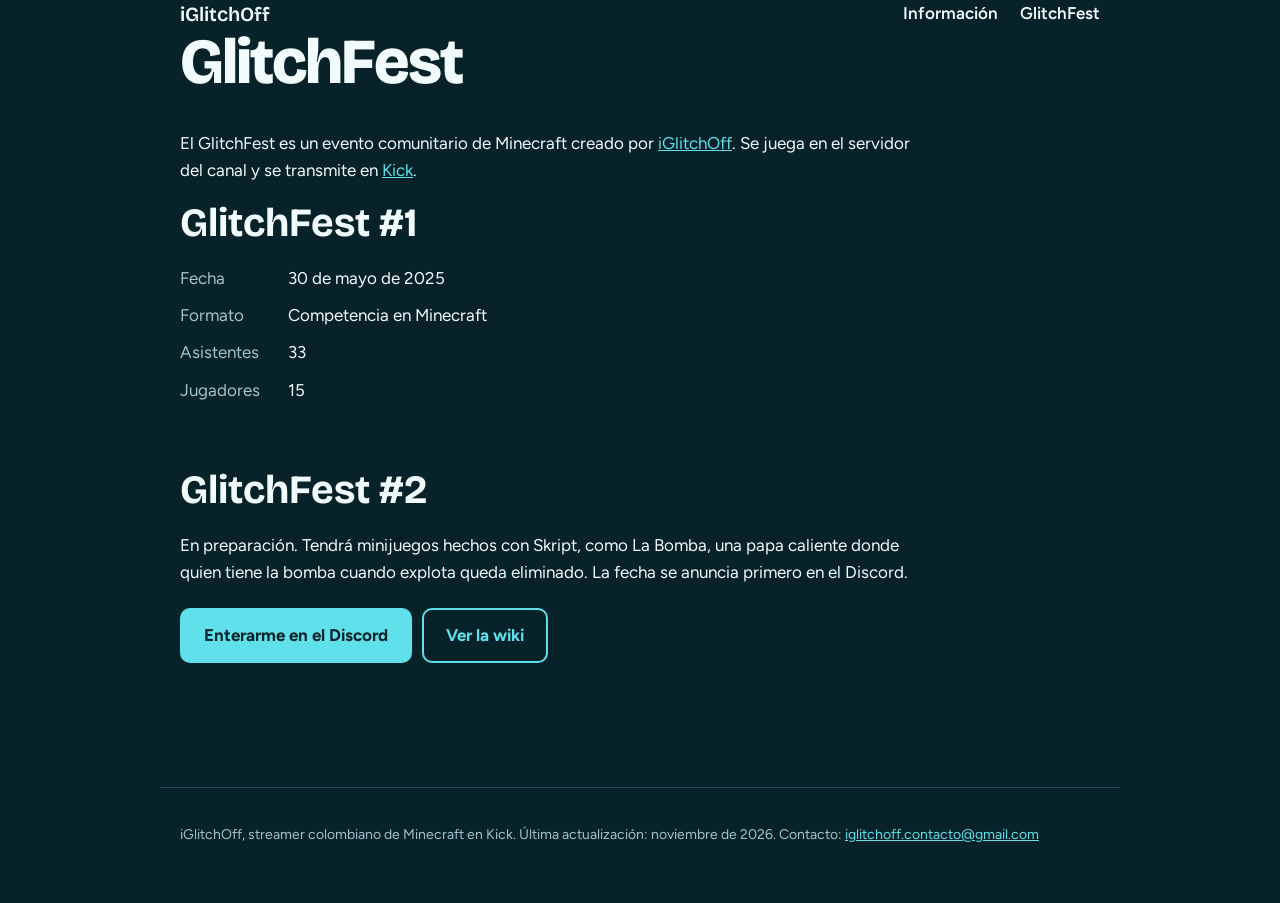
<file: glitchfest/index.html>
<!DOCTYPE html><html lang="es"><head><meta charset="UTF-8"><meta name="viewport" content="width=device-width,initial-scale=1"><link rel="icon" href="/avatar.png"><link rel="stylesheet" href="/style.css"><link href="https://fonts.googleapis.com/css2?family=Bricolage+Grotesque:wght@700;800&family=Figtree:wght@400;600;700&display=swap" rel="stylesheet">
<title>GlitchFest: evento comunitario de Minecraft de iGlitchOff</title>
<meta name="description" content="El GlitchFest es el evento comunitario de Minecraft de iGlitchOff. La primera edición fue el 30 de mayo de 2025 con 33 asistentes y 15 jugadores.">
<link rel="canonical" href="https://iglitchoff.github.io/glitchfest/"></head><body><nav class="w"><b><a href="/" style="color:inherit;text-decoration:none">iGlitchOff</a></b><a href="/informacion/">Información</a><a href="/glitchfest/">GlitchFest</a></nav><main class="w prose" style="padding-bottom:40px"><h1 style="font-size:clamp(38px,7vw,64px);animation:none">GlitchFest</h1>
<p>El GlitchFest es un evento comunitario de Minecraft creado por <a href="/">iGlitchOff</a>. Se juega en el servidor del canal y se transmite en <a href="https://kick.com/iGlitchOff">Kick</a>.</p>
<section><h2>GlitchFest #1</h2><dl><dt>Fecha</dt><dd>30 de mayo de 2025</dd><dt>Formato</dt><dd>Competencia en Minecraft</dd><dt>Asistentes</dt><dd>33</dd><dt>Jugadores</dt><dd>15</dd></dl></section>
<section><h2>GlitchFest #2</h2><p>En preparación. Tendrá minijuegos hechos con Skript, como La Bomba, una papa caliente donde quien tiene la bomba cuando explota queda eliminado. La fecha se anuncia primero en el Discord.</p><div class="btns"><a class="b p" href="https://discord.gg/WvvbQsSaxH">Enterarme en el Discord</a><a class="b" href="https://iglitchoff.fandom.com/es/wiki/GlitchFest">Ver la wiki</a></div></section></main><footer class="w">iGlitchOff, streamer colombiano de Minecraft en Kick. Última actualización: noviembre de 2026. Contacto: <a href="mailto:iglitchoff.contacto@gmail.com">iglitchoff.contacto@gmail.com</a></footer><script src="/site.js"></script></body></html>
</file>
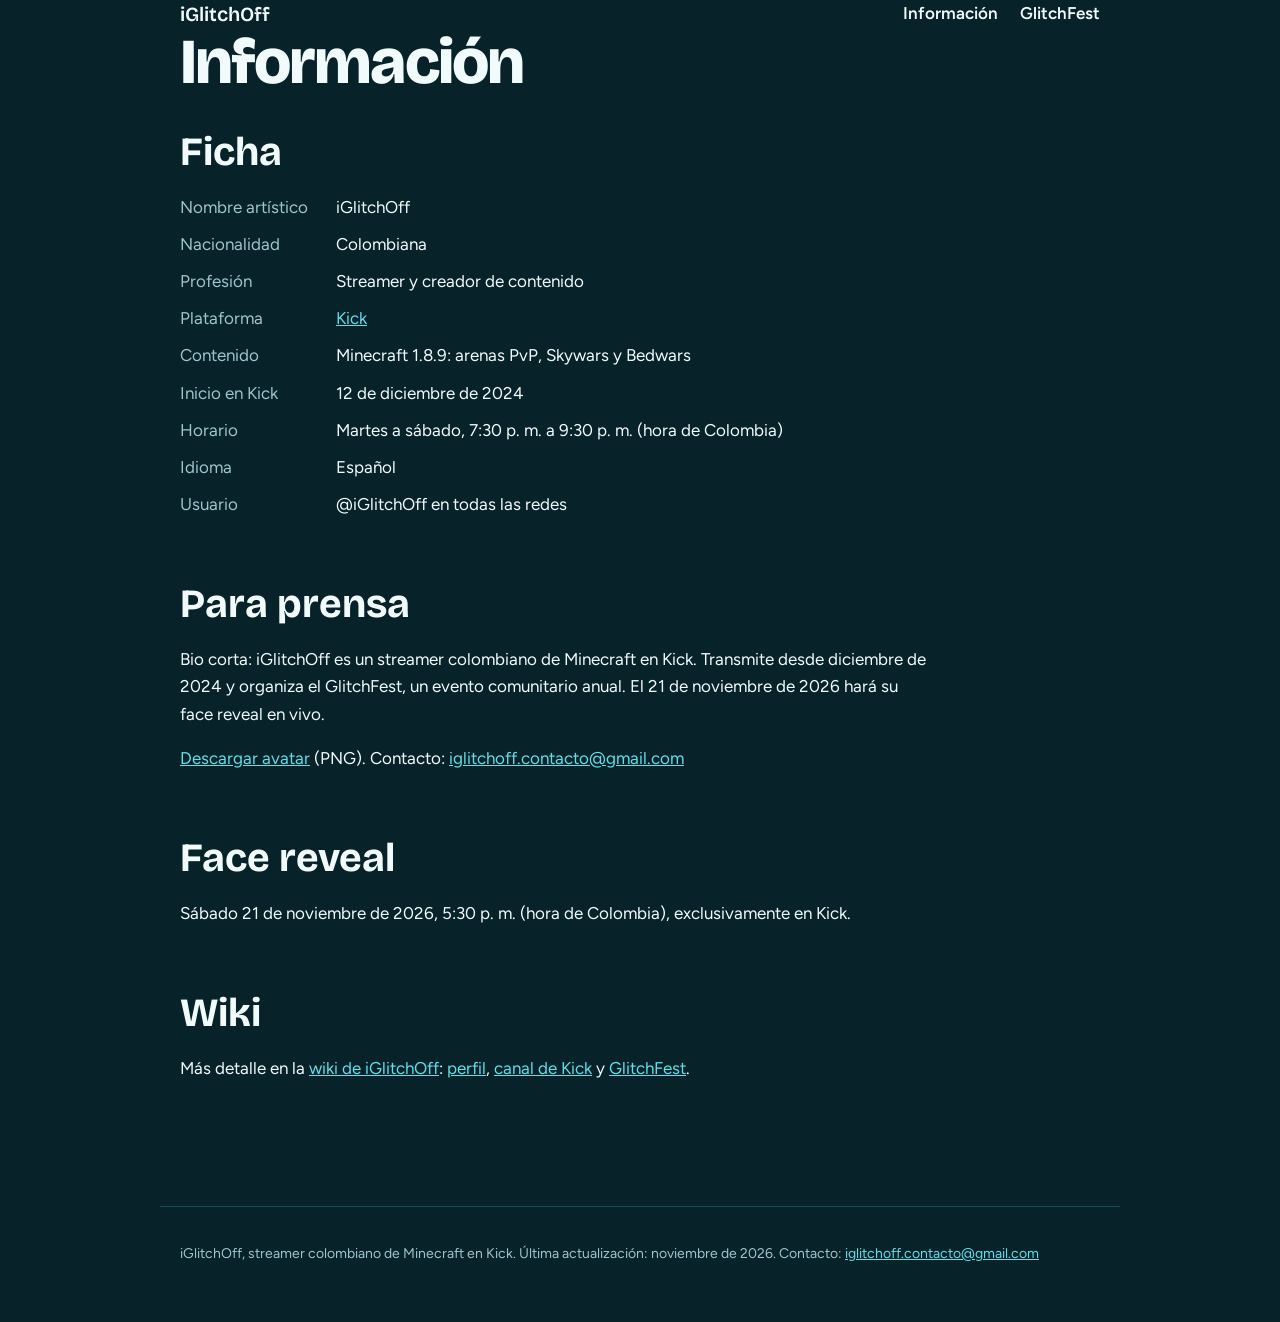
<file: informacion/index.html>
<!DOCTYPE html><html lang="es"><head><meta charset="UTF-8"><meta name="viewport" content="width=device-width,initial-scale=1"><link rel="icon" href="/avatar.png"><link rel="stylesheet" href="/style.css"><link href="https://fonts.googleapis.com/css2?family=Bricolage+Grotesque:wght@700;800&family=Figtree:wght@400;600;700&display=swap" rel="stylesheet">
<title>Información de iGlitchOff: datos, horario y prensa</title>
<meta name="description" content="Datos de iGlitchOff, streamer colombiano de Minecraft en Kick: horario, contenido, redes, contacto y material para prensa.">
<link rel="canonical" href="https://iglitchoff.github.io/informacion/"></head><body><nav class="w"><b><a href="/" style="color:inherit;text-decoration:none">iGlitchOff</a></b><a href="/informacion/">Información</a><a href="/glitchfest/">GlitchFest</a></nav><main class="w prose" style="padding-bottom:40px"><h1 style="font-size:clamp(38px,7vw,64px);animation:none">Información</h1>
<section><h2>Ficha</h2><dl><dt>Nombre artístico</dt><dd>iGlitchOff</dd><dt>Nacionalidad</dt><dd>Colombiana</dd><dt>Profesión</dt><dd>Streamer y creador de contenido</dd><dt>Plataforma</dt><dd><a href="https://kick.com/iGlitchOff">Kick</a></dd><dt>Contenido</dt><dd>Minecraft 1.8.9: arenas PvP, Skywars y Bedwars</dd><dt>Inicio en Kick</dt><dd>12 de diciembre de 2024</dd><dt>Horario</dt><dd>Martes a sábado, 7:30 p. m. a 9:30 p. m. (hora de Colombia)</dd><dt>Idioma</dt><dd>Español</dd><dt>Usuario</dt><dd>@iGlitchOff en todas las redes</dd></dl></section>
<section><h2>Para prensa</h2><p>Bio corta: iGlitchOff es un streamer colombiano de Minecraft en Kick. Transmite desde diciembre de 2024 y organiza el GlitchFest, un evento comunitario anual. El 21 de noviembre de 2026 hará su face reveal en vivo.</p><p><a href="/avatar.png" download>Descargar avatar</a> (PNG). Contacto: <a href="mailto:iglitchoff.contacto@gmail.com">iglitchoff.contacto@gmail.com</a></p></section>
<section><h2>Face reveal</h2><p>Sábado 21 de noviembre de 2026, 5:30 p. m. (hora de Colombia), exclusivamente en Kick.</p></section><section><h2>Wiki</h2><p>Más detalle en la <a href="https://iglitchoff.fandom.com/es/wiki/Wiki_iGlitchOff">wiki de iGlitchOff</a>: <a href="https://iglitchoff.fandom.com/es/wiki/IGlitchOff">perfil</a>, <a href="https://iglitchoff.fandom.com/es/wiki/IGlitchOff_en_Kick">canal de Kick</a> y <a href="https://iglitchoff.fandom.com/es/wiki/GlitchFest">GlitchFest</a>.</p></section></main><footer class="w">iGlitchOff, streamer colombiano de Minecraft en Kick. Última actualización: noviembre de 2026. Contacto: <a href="mailto:iglitchoff.contacto@gmail.com">iglitchoff.contacto@gmail.com</a></footer><script src="/site.js"></script></body></html>
</file>
<file: style.css>
:root{--bg:#082229;--panel:#0f3440;--cy:#5fe0ea;--lav:#b9b5ee;--tx:#f2fbfc;--mu:#9fc4cb}
*{box-sizing:border-box}html{scroll-behavior:smooth}
body{margin:0;background:var(--bg);color:var(--tx);font:17px/1.6 "Figtree",system-ui,sans-serif}
a{color:var(--cy)}h1,h2,h3{font-family:"Bricolage Grotesque",system-ui,sans-serif;line-height:1.1;margin:0 0 .5em}
.w{max-width:960px;margin:0 auto;padding:0 20px}
nav{display:flex;gap:22px;align-items:center;padding:18px 0}nav b{font:800 20px "Bricolage Grotesque";margin-right:auto}
nav a{color:var(--tx);text-decoration:none;font-weight:600}nav a:hover{color:var(--cy)}
.hero{display:grid;grid-template-columns:1.3fr 1fr;gap:30px;align-items:center;padding:30px 0 50px}
h1{font-size:clamp(46px,9vw,92px);font-weight:800;letter-spacing:-.03em;animation:gl .7s steps(2) 1}
@keyframes gl{0%{text-shadow:6px 0 var(--lav),-6px 0 var(--cy);transform:translateX(5px)}50%{text-shadow:-4px 0 var(--lav),4px 0 var(--cy);transform:translateX(-4px)}100%{text-shadow:none;transform:none}}
.hero img{width:100%;max-width:330px;justify-self:center}
.btns{display:flex;flex-wrap:wrap;gap:10px;margin-top:22px}
.b{padding:12px 22px;border-radius:10px;font-weight:700;text-decoration:none;border:2px solid var(--cy);color:var(--cy)}
.b.p{background:var(--cy);color:#06242b}.b:hover,.b:focus-visible{outline:3px solid var(--lav);outline-offset:2px}
.rev{background:var(--cy);color:#06242b;border-radius:22px 22px 22px 4px;padding:34px;margin:10px 0 60px}
.rev h2{font-size:clamp(28px,5vw,44px)}.rev p{margin:.2em 0 1em;max-width:60ch}
#cd{display:flex;gap:18px;font:800 clamp(34px,8vw,64px)/1 "Bricolage Grotesque";flex-wrap:wrap}
#cd small{display:block;font:600 14px "Figtree";opacity:.75}.rev .b{border-color:#06242b;color:#06242b;display:inline-block;margin-top:22px}
section{margin:0 0 64px}h2{font-size:clamp(28px,4.5vw,40px)}
iframe{width:100%;aspect-ratio:16/9;border:0;border-radius:14px;background:var(--panel)}
.st{display:flex;flex-wrap:wrap;gap:12px 50px}.st div{font:800 clamp(38px,7vw,60px)/1 "Bricolage Grotesque"}.st span{display:block;font:500 15px "Figtree";color:var(--mu);margin-top:6px}
.lk a{display:flex;justify-content:space-between;padding:16px 4px;border-bottom:1px solid #1d4a57;color:var(--tx);text-decoration:none;font-weight:600;font-size:19px}
.lk a:hover{color:var(--cy);padding-left:12px;transition:.2s}.lk i{color:var(--mu);font-style:normal;font-weight:400;font-size:15px}
.prose>*{max-width:68ch}.prose h3{margin-top:1.4em;font-size:20px}dl{display:grid;grid-template-columns:max-content 1fr;gap:10px 28px}dt{color:var(--mu)}dd{margin:0}
footer.w{padding:36px 20px 56px;margin-top:20px;color:var(--mu);font-size:14px;border-top:1px solid #1d4a57}
@media(max-width:700px){.hero{grid-template-columns:1fr}.hero img{max-width:220px;order:-1;justify-self:start}.rev{padding:24px}}
@media(prefers-reduced-motion:reduce){h1{animation:none}.lk a:hover{transition:none}}
button.b{font:inherit;font-weight:700;cursor:pointer;background:none}
.pl{aspect-ratio:16/9;background:var(--panel);border-radius:14px;display:flex;flex-direction:column;align-items:flex-start;justify-content:center;gap:14px;padding:30px}
.pl p{margin:0}.pl .btns{margin:0}.pl iframe{border-radius:14px}
.lk a span{display:flex;align-items:center;gap:16px}.lk img,.lk svg{width:28px;height:28px}
</file>
